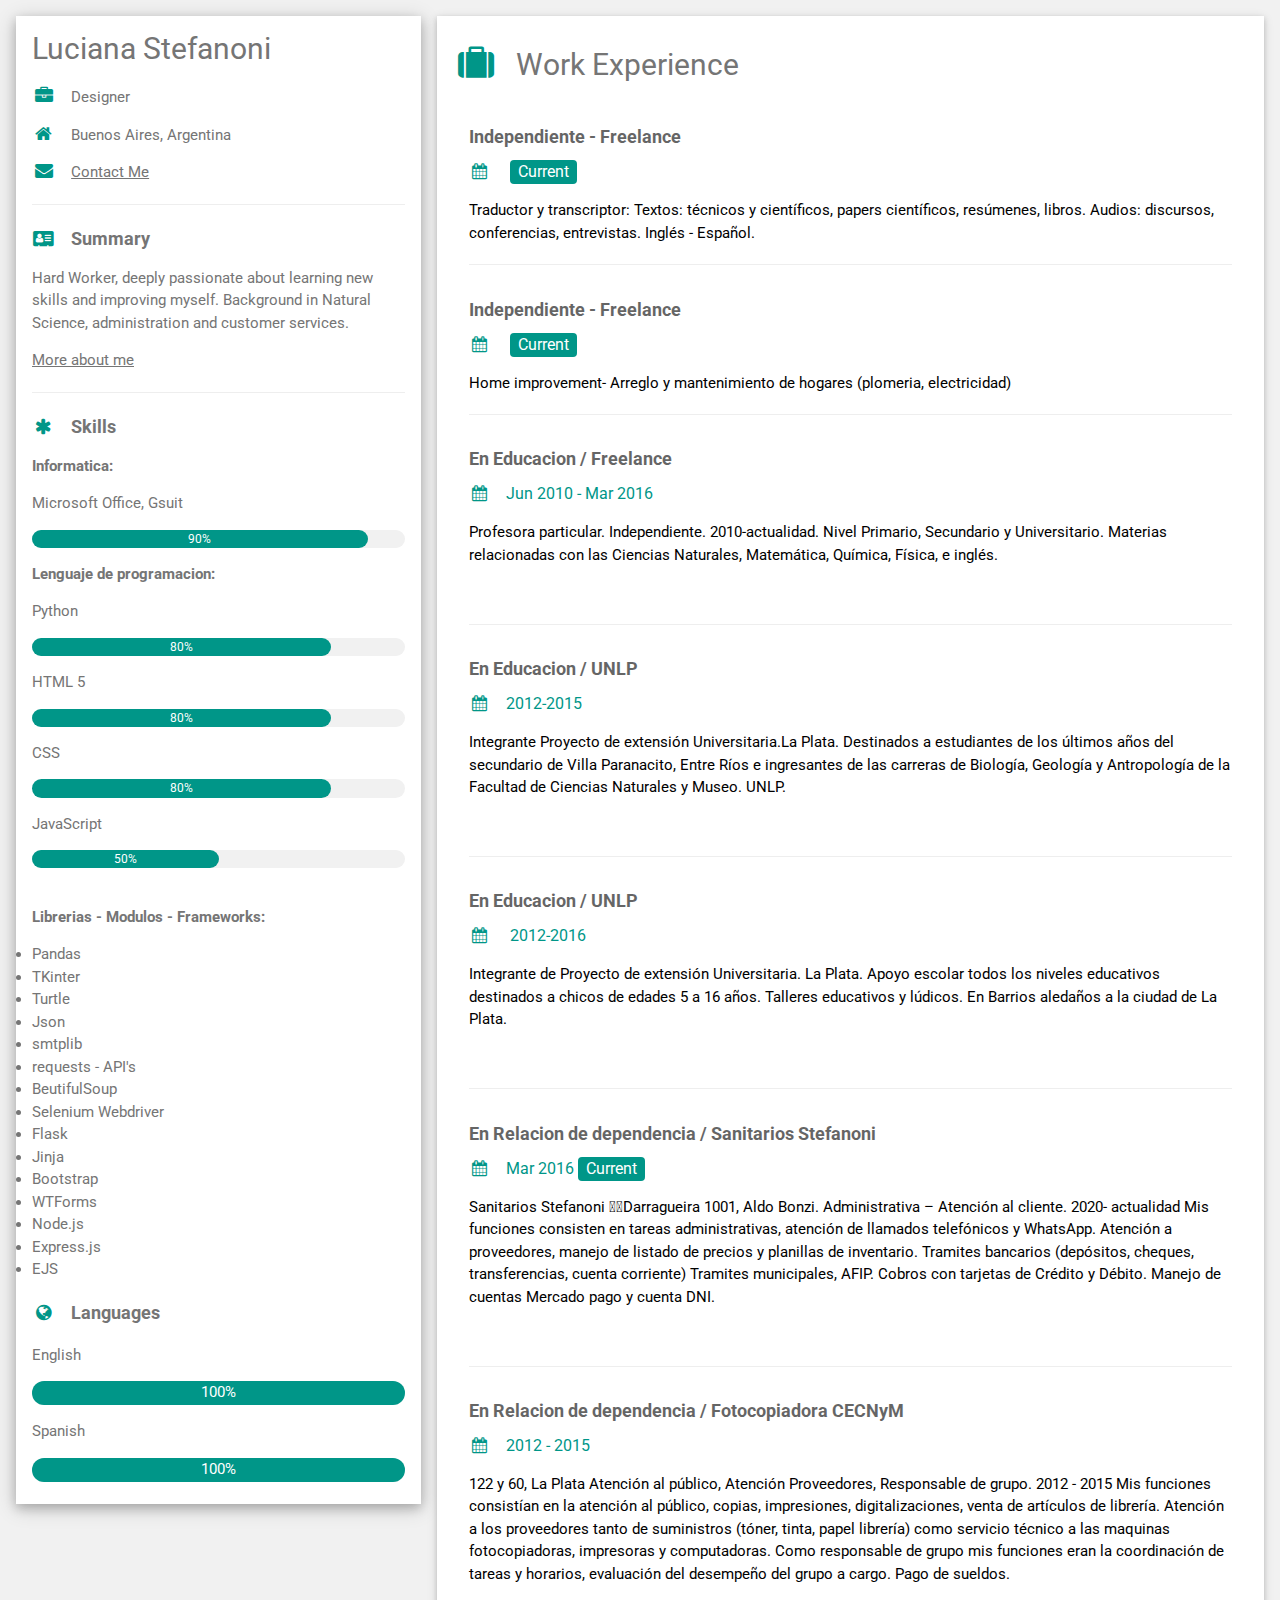
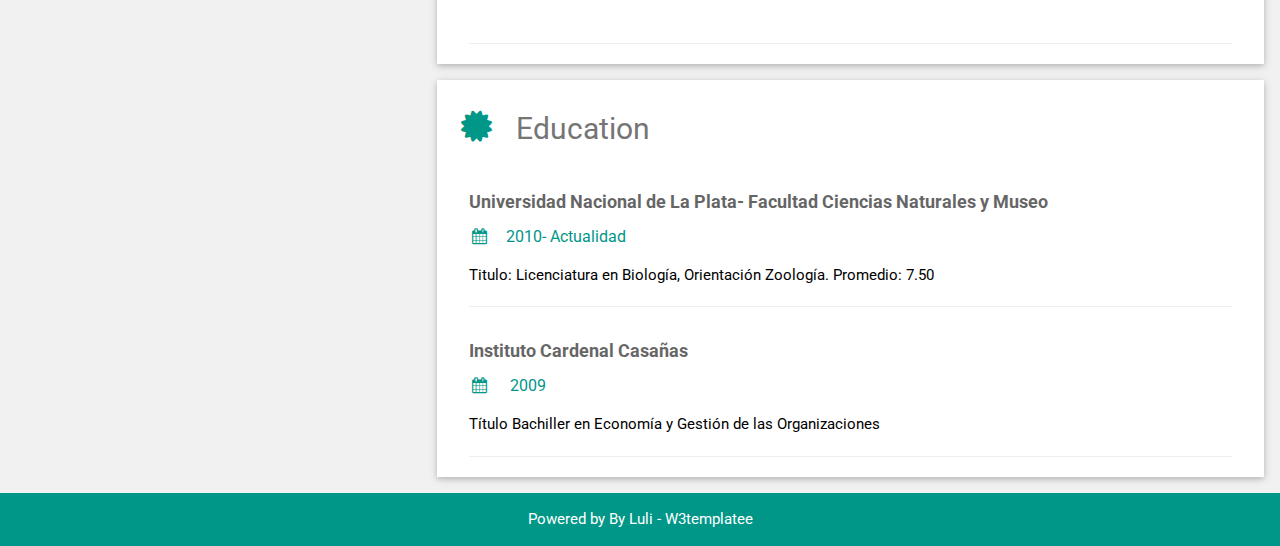
<file: views/index.html>
<!DOCTYPE html>
<html>
<head>
<title>My Resume</title>
<meta charset="UTF-8">
<meta name="viewport" content="width=device-width, initial-scale=1">
<link rel="stylesheet" href="https://www.w3schools.com/w3css/4/w3.css">
<link rel='stylesheet' href='https://fonts.googleapis.com/css?family=Roboto'>
<link rel="stylesheet" href="https://cdnjs.cloudflare.com/ajax/libs/font-awesome/4.7.0/css/font-awesome.min.css">
<style>
html,body,h1,h2,h3,h4,h5,h6 {font-family: "Roboto", sans-serif}
</style>
</head>
<body class="w3-light-grey">

<!-- Page Container -->
<div class="w3-content w3-margin-top" style="max-width:1400px;">

  <!-- The Grid -->
  <div class="w3-row-padding">
  
    <!-- Left Column -->
    <div class="w3-third">
    
      <div class="w3-white w3-text-grey w3-card-4">
        <div class="w3-display-container">
          
          <div class="w3-display-bottomleft w3-container w3-text-black">
            
          </div>
        </div>
        <div class="w3-container">
            <h2>Luciana Stefanoni</h2>
          <p><i class="fa fa-briefcase fa-fw w3-margin-right w3-large w3-text-teal"></i>Designer</p>
          <p><i class="fa fa-home fa-fw w3-margin-right w3-large w3-text-teal"></i>Buenos Aires, Argentina</p>
          
          <p><i class="fa fa-envelope fa-fw w3-margin-right w3-large w3-text-teal"></i><a href="contact.html">Contact Me </a></p>
          
          <hr>
          <h4 class="w3-large"><b><i class="fa fa-address-card fa-fw w3-margin-right w3-text-teal"></i>Summary</b></h4>
          <p>Hard Worker, deeply passionate about learning new skills and improving myself. 
            Background in Natural Science, administration and customer services.</p>
            <a href="about.html">More about me</a>
          <hr>
          <h4 class="w3-large"><b><i class="fa fa-asterisk fa-fw w3-margin-right w3-text-teal"></i>Skills</b></h4>
          <p><b>Informatica:</b></p>
          <p>Microsoft Office, Gsuit</p>
          <div class="w3-light-grey w3-round-xlarge w3-small">
            <div class="w3-container w3-center w3-round-xlarge w3-teal" style="width:90%">90%</div>
          </div>
          <p><b>Lenguaje de programacion:</b></p>
          <p>Python</p>
          <div class="w3-light-grey w3-round-xlarge w3-small">
            <div class="w3-container w3-center w3-round-xlarge w3-teal" style="width:80%">
              <div class="w3-center w3-text-white">80%</div>
            </div>
          </div>
          <p>HTML 5</p>
          <div class="w3-light-grey w3-round-xlarge w3-small">
            <div class="w3-container w3-center w3-round-xlarge w3-teal" style="width:80%">
              <div class="w3-center w3-text-white">80%</div>
            </div>
          </div>
          <p>CSS</p>
          <div class="w3-light-grey w3-round-xlarge w3-small">
            <div class="w3-container w3-center w3-round-xlarge w3-teal" style="width:80%">80%</div>
          </div>
          <p>JavaScript</p>
          <div class="w3-light-grey w3-round-xlarge w3-small">
            <div class="w3-container w3-center w3-round-xlarge w3-teal" style="width:50%">50%</div>
          </div>
          <br>
          <p><b>Librerias - Modulos - Frameworks:</b></p>
            <li>Pandas</li>
            <li>TKinter</li>
            <li>Turtle</li>
            <li>Json</li>
            <li>smtplib</li>
            <li>requests - API's</li>
            <li>BeutifulSoup</li>
            <li>Selenium Webdriver</li>
            <li>Flask</li>
            <li>Jinja</li>
            <li>Bootstrap</li>
            <li>WTForms</li>
            <li>Node.js</li>
            <li>Express.js</li>
            <li>EJS</li>
          
          <div class="w3-light-grey w3-round-xlarge w3-small">
            
          </div>

          <p class="w3-large w3-text-theme"><b><i class="fa fa-globe fa-fw w3-margin-right w3-text-teal"></i>Languages</b></p>
          <p>English</p>
          <div class="w3-light-grey w3-round-xlarge">
            <div class="w3-round-xlarge w3-teal" style="height:24px;width:100%;text-align: center;">100%</div>
          </div>
          <p>Spanish</p>
          <div class="w3-light-grey w3-round-xlarge">
            <div class="w3-round-xlarge w3-teal" style="height:24px;width:100%;text-align: center;">100%</div>
          </div>
          <br>
        </div>
      </div><br>

    <!-- End Left Column -->
    </div>

    <!-- Right Column -->
    <div class="w3-twothird">
    
      <div class="w3-container w3-card w3-white w3-margin-bottom">
        <h2 class="w3-text-grey w3-padding-16"><i class="fa fa-suitcase fa-fw w3-margin-right w3-xxlarge w3-text-teal"></i>Work Experience</h2>
        <div class="w3-container">
          <h5 class="w3-opacity"><b>Independiente - Freelance</b></h5>
          <h6 class="w3-text-teal"><i class="fa fa-calendar fa-fw w3-margin-right"></i> <span class="w3-tag w3-teal w3-round">Current</span></h6>
          <p>Traductor y transcriptor: Textos: técnicos y científicos, papers científicos, resúmenes,
            libros. Audios: discursos, conferencias, entrevistas. Inglés - Español.</p>
          <hr>
        </div>
        <div class="w3-container">
          <h5 class="w3-opacity"><b>Independiente - Freelance</b></h5>
          <h6 class="w3-text-teal"><i class="fa fa-calendar fa-fw w3-margin-right"></i> <span class="w3-tag w3-teal w3-round">Current</span></h6>
          <p>Home improvement- Arreglo y mantenimiento de hogares (plomeria, electricidad)</p>
          <hr>
        </div>
        <div class="w3-container">
          <h5 class="w3-opacity"><b> En Educacion / Freelance</b></h5>
          <h6 class="w3-text-teal"><i class="fa fa-calendar fa-fw w3-margin-right"></i>Jun 2010 - Mar 2016</h6>
          <p>Profesora particular. Independiente. 2010-actualidad. Nivel Primario, Secundario y
            Universitario. Materias relacionadas con las Ciencias Naturales, Matemática, Química,
            Física, e inglés. </p><br>
            <hr>
        </div>
        <div class="w3-container">
            <h5 class="w3-opacity"><b> En Educacion / UNLP</b></h5>
            <h6 class="w3-text-teal"><i class="fa fa-calendar fa-fw w3-margin-right"></i>2012-2015</h6>
            <p>Integrante Proyecto de extensión Universitaria.La Plata. Destinados a
                estudiantes de los últimos años del secundario de Villa Paranacito, Entre Ríos e ingresantes
                de las carreras de Biología, Geología y Antropología de la Facultad de Ciencias
                Naturales y Museo. UNLP. </p><br><hr>
        </div>
        <div class="w3-container">
            <h5 class="w3-opacity"><b> En Educacion / UNLP</b></h5>
            <h6 class="w3-text-teal"><i class="fa fa-calendar fa-fw w3-margin-right"></i> 2012-2016</h6>
            <p>Integrante de Proyecto de extensión Universitaria. La Plata. Apoyo
                escolar todos los niveles educativos destinados a chicos de edades 5 a 16 años. Talleres
                educativos y lúdicos. En Barrios aledaños a la ciudad de La Plata. </p><br><hr>
        </div>
        <div class="w3-container">
            <h5 class="w3-opacity"><b> En Relacion de dependencia / Sanitarios Stefanoni</b></h5>
            <h6 class="w3-text-teal"><i class="fa fa-calendar fa-fw w3-margin-right"></i>Mar 2016 <span class="w3-tag w3-teal w3-round">Current</span></h6>
            <p>Sanitarios Stefanoni Darragueira 1001, Aldo Bonzi.
                Administrativa – Atención al cliente. 2020- actualidad
                Mis funciones consisten en tareas administrativas, atención de llamados telefónicos y
                WhatsApp. Atención a proveedores, manejo de listado de precios y planillas de inventario.
                Tramites bancarios (depósitos, cheques, transferencias, cuenta corriente) Tramites
                municipales, AFIP. Cobros con tarjetas de Crédito y Débito. Manejo de cuentas Mercado
                pago y cuenta DNI. </p><br><hr>
        </div>   
        <div class="w3-container">
            <h5 class="w3-opacity"><b> En Relacion de dependencia / Fotocopiadora CECNyM </b></h5>
            <h6 class="w3-text-teal"><i class="fa fa-calendar fa-fw w3-margin-right"></i>2012 - 2015</h6>
            <p> 122 y 60, La Plata
                Atención al público, Atención Proveedores, Responsable de grupo. 2012 - 2015
                Mis funciones consistían en la atención al público, copias, impresiones, digitalizaciones, venta
                de artículos de librería. Atención a los proveedores tanto de suministros (tóner,
                tinta, papel librería) como servicio técnico a las maquinas fotocopiadoras, impresoras y
                computadoras. Como responsable de grupo mis funciones eran la coordinación de tareas y
                horarios, evaluación del desempeño del grupo a cargo. Pago de sueldos. </p><br><hr>
        </div>      

    </div>



      <div class="w3-container w3-card w3-white">
        <h2 class="w3-text-grey w3-padding-16"><i class="fa fa-certificate fa-fw w3-margin-right w3-xxlarge w3-text-teal"></i>Education</h2>
        <div class="w3-container">
          <h5 class="w3-opacity"><b>Universidad Nacional de La Plata- Facultad Ciencias Naturales y Museo</b></h5>
          <h6 class="w3-text-teal"><i class="fa fa-calendar fa-fw w3-margin-right"></i>2010- Actualidad</h6>
          <p>Titulo: Licenciatura en Biología, Orientación Zoología.
            Promedio: 7.50</p>
          <hr>
        </div>
        <div class="w3-container">
          <h5 class="w3-opacity"><b>Instituto Cardenal Casañas</b></h5>
          <h6 class="w3-text-teal"><i class="fa fa-calendar fa-fw w3-margin-right"></i> 2009</h6>
          <p>Título Bachiller en Economía y Gestión de las Organizaciones</p>
          <hr>
        </div>
        
      </div>

    <!-- End Right Column -->
    </div>
    
  <!-- End Grid -->
  </div>
  
  <!-- End Page Container -->
</div>

<footer class="w3-container w3-teal w3-center w3-margin-top">
  <p> Powered by By Luli - W3templatee</p>
</footer>

</body>
</html>
</file>
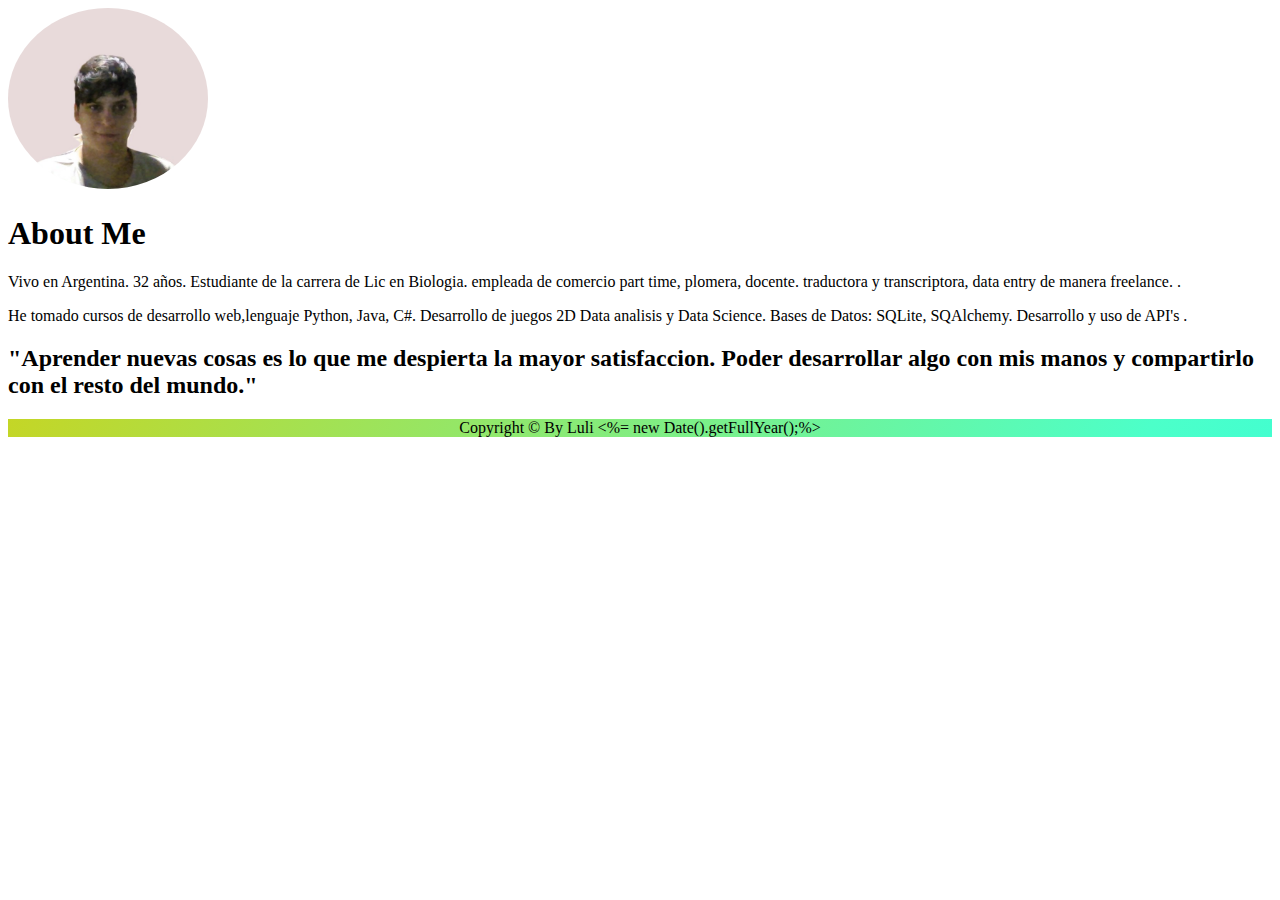
<file: views/about.html>
<!DOCTYPE html>
<html lang="en">
<head>
  <meta charset="UTF-8">
  <meta name="viewport" content="width=device-width, initial-scale=1.0">
  <title>About Me</title>
  <link rel="stylesheet" href="/public/styles/styles-a+c.css"/>
  <link href="https://cdn.jsdelivr.net/npm/bootstrap@5.3.2/dist/css/bootstrap.min.css" rel="stylesheet" 
  integrity="sha384-T3c6CoIi6uLrA9TneNEoa7RxnatzjcDSCmG1MXxSR1GAsXEV/Dwwykc2MPK8M2HN" crossorigin="anonymous">
</head>
<body>
  <section id="title" class="gradient-background ">
    <div class="container col-xxl-8 px-4 py-5 pb-0">
      
    </div>
  
  </section>
  <div>
    <div>
      <div class="px-4 py-5 my-5 text-center">
        <img class="d-block mx-auto mb-4" src="/public/images/foto.jpg" alt="my picture" >
        <h1 class="display-5 fw-bold text-body-emphasis">About Me</h1>
        <div class="col-lg-6 mx-auto">
          <p class="lead mb-4">Vivo en Argentina. 32 años. Estudiante de la carrera de Lic en Biologia.
            empleada de comercio part time, plomera, docente. traductora y transcriptora, data entry de manera freelance. .</p>
          
        </div>
        <div class="col-lg-6 mx-auto">
          <p class="lead m">He tomado cursos de desarrollo web,lenguaje Python, Java, C#. Desarrollo de juegos 2D 
            Data analisis y Data Science. Bases de Datos: SQLite, SQAlchemy. 
            Desarrollo y uso de API's .</p>
          
        </div>
        
      </div>
      <section id="testimonial">
        <div class="container my-5 p-5 text-center bg-body-tertiary">
          
          <h2 class="col-12">"Aprender nuevas cosas es lo que me despierta la mayor satisfaccion. 
            Poder desarrollar algo con mis manos y compartirlo con el resto del mundo."</h2>
        </div>
    
  </div>
 
  <section id="title" class="gradient-background ">
    
    <div class="container col-xxl-8 px-4 py-5 pb-0">
      
      <div class="row flex-lg-row-reverse align-items-center g-5 pt-5">
        
        <footer>
          <!-- Step 4 - Add a dynamic year to the footer using JS. -->
          <p>Copyright © By Luli <%= new Date().getFullYear();%></p>
        
        </footer>
     
      </div>
    </div>

  </section>
</body>
</html>
</file>
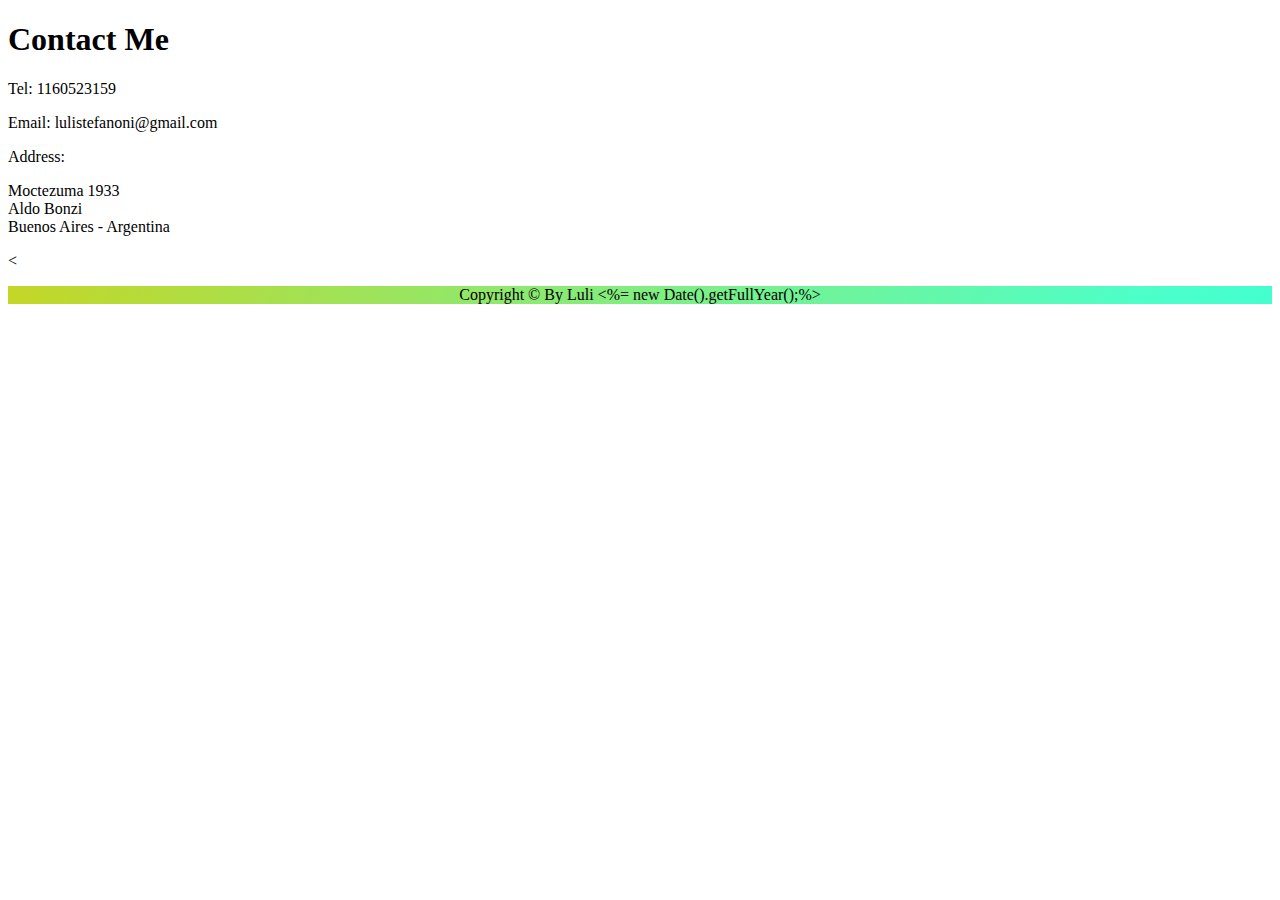
<file: views/contact.html>
<!DOCTYPE html>
<html lang="en">
<head>
  <meta charset="UTF-8">
  <meta name="viewport" content="width=device-width, initial-scale=1.0">
  <title>Contact Information</title>
  <link rel="stylesheet" href="/public/styles/styles-a+c.css"/>
  <link href="https://cdn.jsdelivr.net/npm/bootstrap@5.3.2/dist/css/bootstrap.min.css" rel="stylesheet" 
  integrity="sha384-T3c6CoIi6uLrA9TneNEoa7RxnatzjcDSCmG1MXxSR1GAsXEV/Dwwykc2MPK8M2HN" crossorigin="anonymous">
</head>


<body>
  <section id="title" class="gradient-background ">
    <div class="container col-xxl-8 px-4 py-5 pb-0"> </div>
  </section>
  
  <div class="px-4 py-5 my-5 text-center">
    
    <h1 class="display-5 fw-bold text-body-emphasis"> Contact Me</h1>
     
    <p>Tel: 1160523159</p>

    <p>Email: lulistefanoni@gmail.com</p>
    <p>Address:</p>
    <p>
      Moctezuma 1933<br />
      Aldo Bonzi<br />
      Buenos Aires - Argentina <br />
    </p>
  </div>
  < <section id="title" class="gradient-background ">
    
    <div class="container col-xxl-8 px-4 py-5 pb-0">
      
      <div class="row flex-lg-row-reverse align-items-center g-5 pt-5">
        
        <footer>
          <p>Copyright © By Luli <%= new Date().getFullYear();%></p>

        </footer>
     
      </div>
    </div>

  </section>
</body>
</html>
</file>
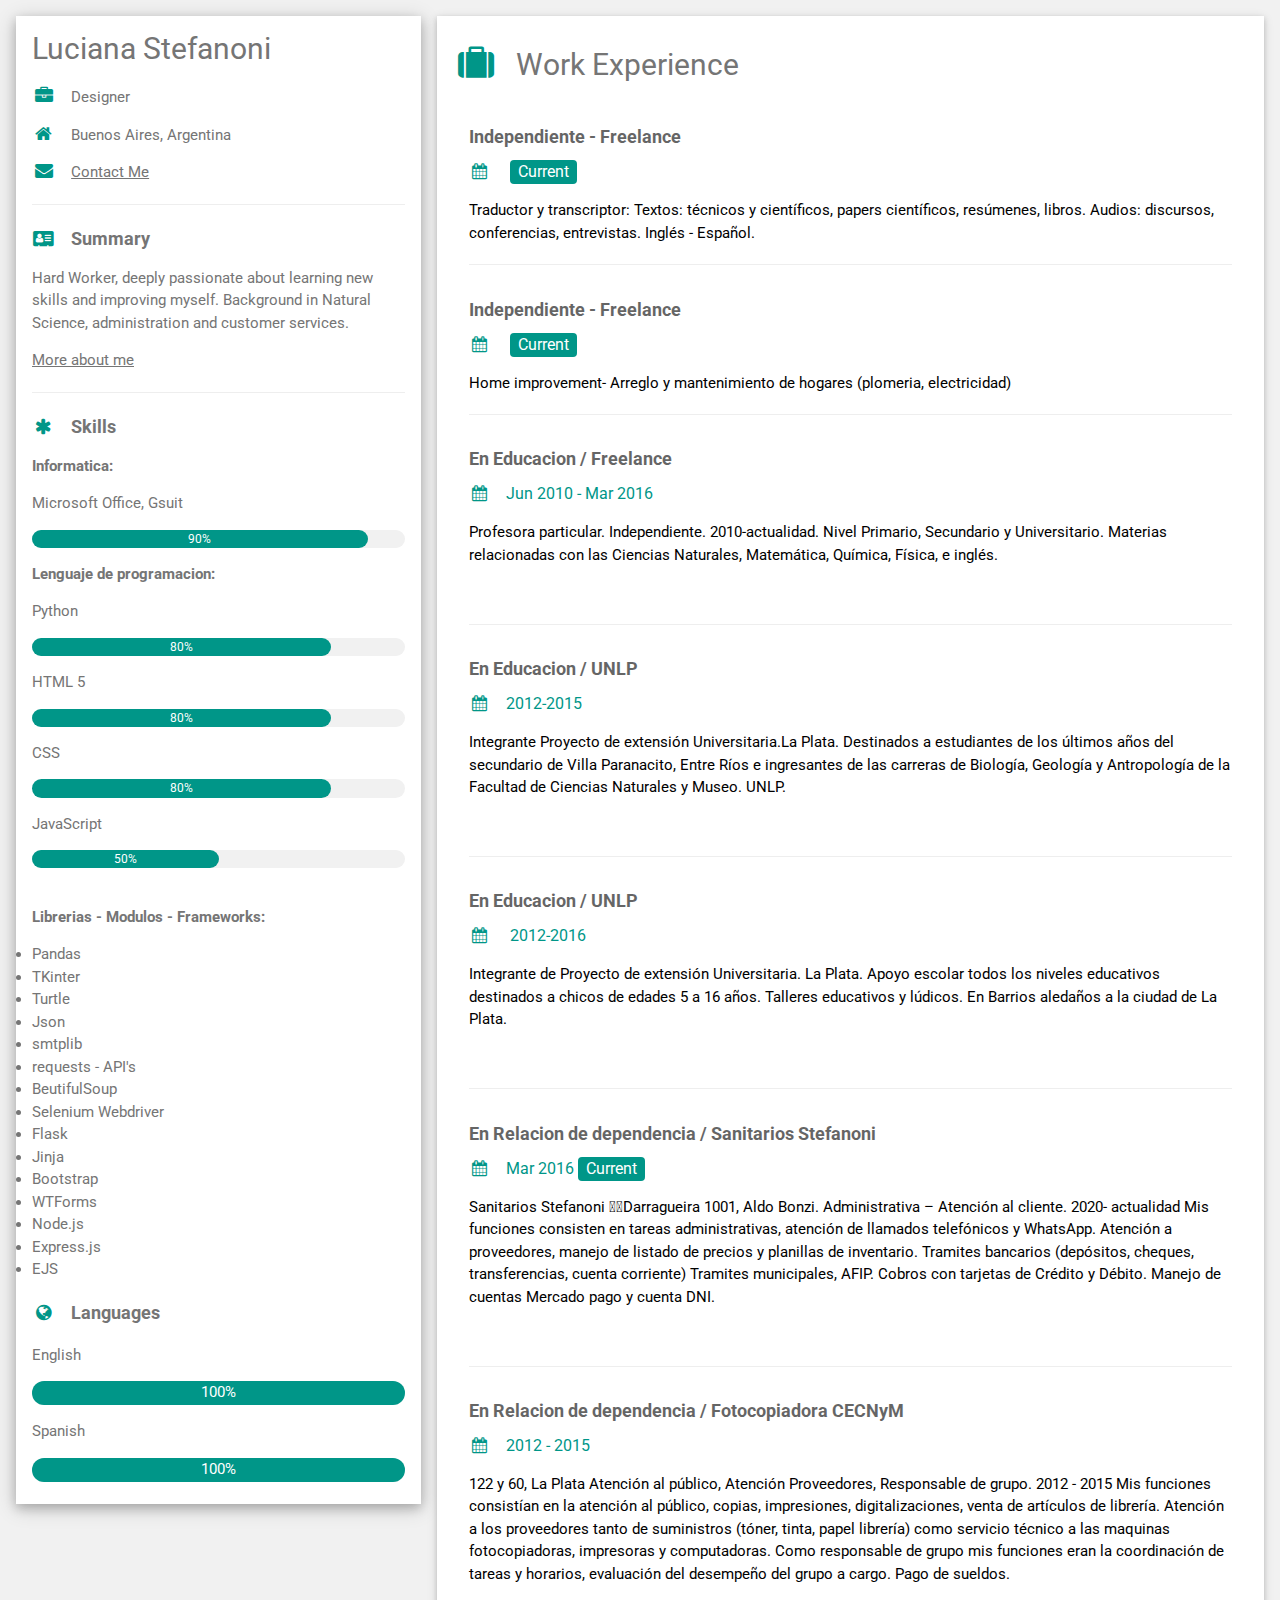
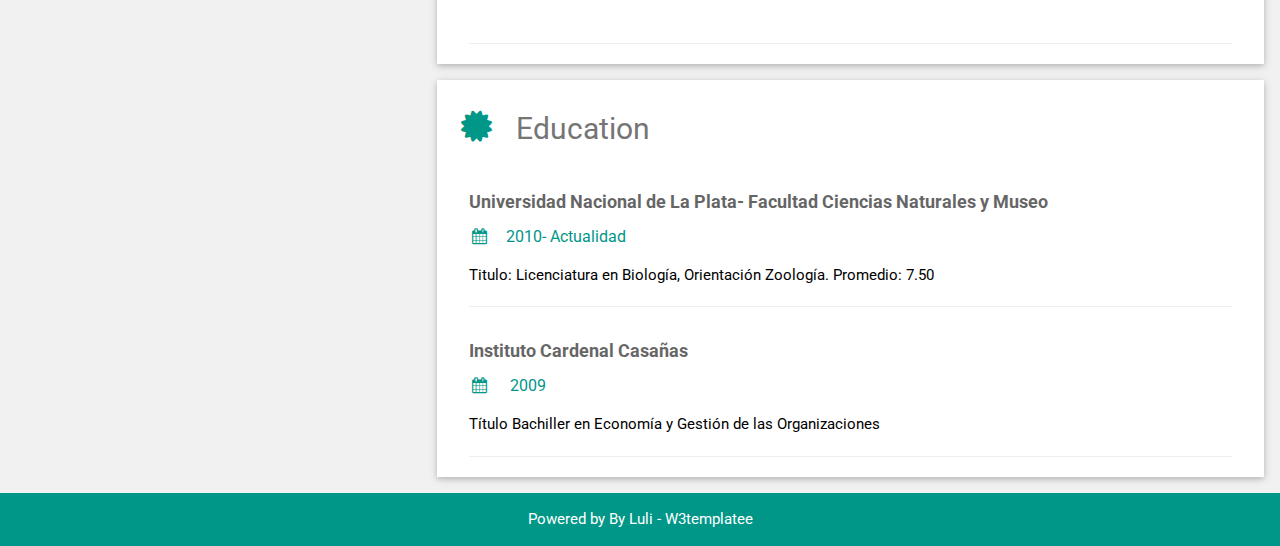
<file: views/partials/template.html>
<!DOCTYPE html>
<html>
<head>
<title>My Resume</title>
<meta charset="UTF-8">
<meta name="viewport" content="width=device-width, initial-scale=1">
<link rel="stylesheet" href="https://www.w3schools.com/w3css/4/w3.css">
<link rel='stylesheet' href='https://fonts.googleapis.com/css?family=Roboto'>
<link rel="stylesheet" href="https://cdnjs.cloudflare.com/ajax/libs/font-awesome/4.7.0/css/font-awesome.min.css">
<style>
html,body,h1,h2,h3,h4,h5,h6 {font-family: "Roboto", sans-serif}
</style>
</head>
<body class="w3-light-grey">

<!-- Page Container -->
<div class="w3-content w3-margin-top" style="max-width:1400px;">

  <!-- The Grid -->
  <div class="w3-row-padding">
  
    <!-- Left Column -->
    <div class="w3-third">
    
      <div class="w3-white w3-text-grey w3-card-4">
        <div class="w3-display-container">
          
          <div class="w3-display-bottomleft w3-container w3-text-black">
            
          </div>
        </div>
        <div class="w3-container">
            <h2>Luciana Stefanoni</h2>
          <p><i class="fa fa-briefcase fa-fw w3-margin-right w3-large w3-text-teal"></i>Designer</p>
          <p><i class="fa fa-home fa-fw w3-margin-right w3-large w3-text-teal"></i>Buenos Aires, Argentina</p>
          
          <p><i class="fa fa-envelope fa-fw w3-margin-right w3-large w3-text-teal"></i><a href="contact.html">Contact Me </a></p>
          
          <hr>
          <h4 class="w3-large"><b><i class="fa fa-address-card fa-fw w3-margin-right w3-text-teal"></i>Summary</b></h4>
          <p>Hard Worker, deeply passionate about learning new skills and improving myself. 
            Background in Natural Science, administration and customer services.</p>
            <a href="about.html">More about me</a>
          <hr>
          <h4 class="w3-large"><b><i class="fa fa-asterisk fa-fw w3-margin-right w3-text-teal"></i>Skills</b></h4>
          <p><b>Informatica:</b></p>
          <p>Microsoft Office, Gsuit</p>
          <div class="w3-light-grey w3-round-xlarge w3-small">
            <div class="w3-container w3-center w3-round-xlarge w3-teal" style="width:90%">90%</div>
          </div>
          <p><b>Lenguaje de programacion:</b></p>
          <p>Python</p>
          <div class="w3-light-grey w3-round-xlarge w3-small">
            <div class="w3-container w3-center w3-round-xlarge w3-teal" style="width:80%">
              <div class="w3-center w3-text-white">80%</div>
            </div>
          </div>
          <p>HTML 5</p>
          <div class="w3-light-grey w3-round-xlarge w3-small">
            <div class="w3-container w3-center w3-round-xlarge w3-teal" style="width:80%">
              <div class="w3-center w3-text-white">80%</div>
            </div>
          </div>
          <p>CSS</p>
          <div class="w3-light-grey w3-round-xlarge w3-small">
            <div class="w3-container w3-center w3-round-xlarge w3-teal" style="width:80%">80%</div>
          </div>
          <p>JavaScript</p>
          <div class="w3-light-grey w3-round-xlarge w3-small">
            <div class="w3-container w3-center w3-round-xlarge w3-teal" style="width:50%">50%</div>
          </div>
          <br>
          <p><b>Librerias - Modulos - Frameworks:</b></p>
            <li>Pandas</li>
            <li>TKinter</li>
            <li>Turtle</li>
            <li>Json</li>
            <li>smtplib</li>
            <li>requests - API's</li>
            <li>BeutifulSoup</li>
            <li>Selenium Webdriver</li>
            <li>Flask</li>
            <li>Jinja</li>
            <li>Bootstrap</li>
            <li>WTForms</li>
            <li>Node.js</li>
            <li>Express.js</li>
            <li>EJS</li>
          
          <div class="w3-light-grey w3-round-xlarge w3-small">
            
          </div>

          <p class="w3-large w3-text-theme"><b><i class="fa fa-globe fa-fw w3-margin-right w3-text-teal"></i>Languages</b></p>
          <p>English</p>
          <div class="w3-light-grey w3-round-xlarge">
            <div class="w3-round-xlarge w3-teal" style="height:24px;width:100%;text-align: center;">100%</div>
          </div>
          <p>Spanish</p>
          <div class="w3-light-grey w3-round-xlarge">
            <div class="w3-round-xlarge w3-teal" style="height:24px;width:100%;text-align: center;">100%</div>
          </div>
          <br>
        </div>
      </div><br>

    <!-- End Left Column -->
    </div>

    <!-- Right Column -->
    <div class="w3-twothird">
    
      <div class="w3-container w3-card w3-white w3-margin-bottom">
        <h2 class="w3-text-grey w3-padding-16"><i class="fa fa-suitcase fa-fw w3-margin-right w3-xxlarge w3-text-teal"></i>Work Experience</h2>
        <div class="w3-container">
          <h5 class="w3-opacity"><b>Independiente - Freelance</b></h5>
          <h6 class="w3-text-teal"><i class="fa fa-calendar fa-fw w3-margin-right"></i> <span class="w3-tag w3-teal w3-round">Current</span></h6>
          <p>Traductor y transcriptor: Textos: técnicos y científicos, papers científicos, resúmenes,
            libros. Audios: discursos, conferencias, entrevistas. Inglés - Español.</p>
          <hr>
        </div>
        <div class="w3-container">
          <h5 class="w3-opacity"><b>Independiente - Freelance</b></h5>
          <h6 class="w3-text-teal"><i class="fa fa-calendar fa-fw w3-margin-right"></i> <span class="w3-tag w3-teal w3-round">Current</span></h6>
          <p>Home improvement- Arreglo y mantenimiento de hogares (plomeria, electricidad)</p>
          <hr>
        </div>
        <div class="w3-container">
          <h5 class="w3-opacity"><b> En Educacion / Freelance</b></h5>
          <h6 class="w3-text-teal"><i class="fa fa-calendar fa-fw w3-margin-right"></i>Jun 2010 - Mar 2016</h6>
          <p>Profesora particular. Independiente. 2010-actualidad. Nivel Primario, Secundario y
            Universitario. Materias relacionadas con las Ciencias Naturales, Matemática, Química,
            Física, e inglés. </p><br>
            <hr>
        </div>
        <div class="w3-container">
            <h5 class="w3-opacity"><b> En Educacion / UNLP</b></h5>
            <h6 class="w3-text-teal"><i class="fa fa-calendar fa-fw w3-margin-right"></i>2012-2015</h6>
            <p>Integrante Proyecto de extensión Universitaria.La Plata. Destinados a
                estudiantes de los últimos años del secundario de Villa Paranacito, Entre Ríos e ingresantes
                de las carreras de Biología, Geología y Antropología de la Facultad de Ciencias
                Naturales y Museo. UNLP. </p><br><hr>
        </div>
        <div class="w3-container">
            <h5 class="w3-opacity"><b> En Educacion / UNLP</b></h5>
            <h6 class="w3-text-teal"><i class="fa fa-calendar fa-fw w3-margin-right"></i> 2012-2016</h6>
            <p>Integrante de Proyecto de extensión Universitaria. La Plata. Apoyo
                escolar todos los niveles educativos destinados a chicos de edades 5 a 16 años. Talleres
                educativos y lúdicos. En Barrios aledaños a la ciudad de La Plata. </p><br><hr>
        </div>
        <div class="w3-container">
            <h5 class="w3-opacity"><b> En Relacion de dependencia / Sanitarios Stefanoni</b></h5>
            <h6 class="w3-text-teal"><i class="fa fa-calendar fa-fw w3-margin-right"></i>Mar 2016 <span class="w3-tag w3-teal w3-round">Current</span></h6>
            <p>Sanitarios Stefanoni Darragueira 1001, Aldo Bonzi.
                Administrativa – Atención al cliente. 2020- actualidad
                Mis funciones consisten en tareas administrativas, atención de llamados telefónicos y
                WhatsApp. Atención a proveedores, manejo de listado de precios y planillas de inventario.
                Tramites bancarios (depósitos, cheques, transferencias, cuenta corriente) Tramites
                municipales, AFIP. Cobros con tarjetas de Crédito y Débito. Manejo de cuentas Mercado
                pago y cuenta DNI. </p><br><hr>
        </div>   
        <div class="w3-container">
            <h5 class="w3-opacity"><b> En Relacion de dependencia / Fotocopiadora CECNyM </b></h5>
            <h6 class="w3-text-teal"><i class="fa fa-calendar fa-fw w3-margin-right"></i>2012 - 2015</h6>
            <p> 122 y 60, La Plata
                Atención al público, Atención Proveedores, Responsable de grupo. 2012 - 2015
                Mis funciones consistían en la atención al público, copias, impresiones, digitalizaciones, venta
                de artículos de librería. Atención a los proveedores tanto de suministros (tóner,
                tinta, papel librería) como servicio técnico a las maquinas fotocopiadoras, impresoras y
                computadoras. Como responsable de grupo mis funciones eran la coordinación de tareas y
                horarios, evaluación del desempeño del grupo a cargo. Pago de sueldos. </p><br><hr>
        </div>      

    </div>



      <div class="w3-container w3-card w3-white">
        <h2 class="w3-text-grey w3-padding-16"><i class="fa fa-certificate fa-fw w3-margin-right w3-xxlarge w3-text-teal"></i>Education</h2>
        <div class="w3-container">
          <h5 class="w3-opacity"><b>Universidad Nacional de La Plata- Facultad Ciencias Naturales y Museo</b></h5>
          <h6 class="w3-text-teal"><i class="fa fa-calendar fa-fw w3-margin-right"></i>2010- Actualidad</h6>
          <p>Titulo: Licenciatura en Biología, Orientación Zoología.
            Promedio: 7.50</p>
          <hr>
        </div>
        <div class="w3-container">
          <h5 class="w3-opacity"><b>Instituto Cardenal Casañas</b></h5>
          <h6 class="w3-text-teal"><i class="fa fa-calendar fa-fw w3-margin-right"></i> 2009</h6>
          <p>Título Bachiller en Economía y Gestión de las Organizaciones</p>
          <hr>
        </div>
        
      </div>

    <!-- End Right Column -->
    </div>
    
  <!-- End Grid -->
  </div>
  
  <!-- End Page Container -->
</div>

<footer class="w3-container w3-teal w3-center w3-margin-top">
  <p> Powered by By Luli - W3templatee</p>
</footer>

</body>
</html>
</file>
<file: public/styles/styles-a+c.css>
.gradient-background {
    background: linear-gradient(300deg, #00f7ff, #4cffc9, #c4d626);
    background-size: 180% 180%;
    animation: gradient-animation 18s ease infinite;
  }
  
  @keyframes gradient-animation {
    0% {
      background-position: 0% 50%;
    }
    50% {
      background-position: 100% 50%;
    }
    100% {
      background-position: 0% 50%;
    }
  }

  footer{
    text-align: center;
  }

  #testimonial{
    display: block;
  }

  img{
    width: 200px;
    border-radius: 50%;
  }
</file>
